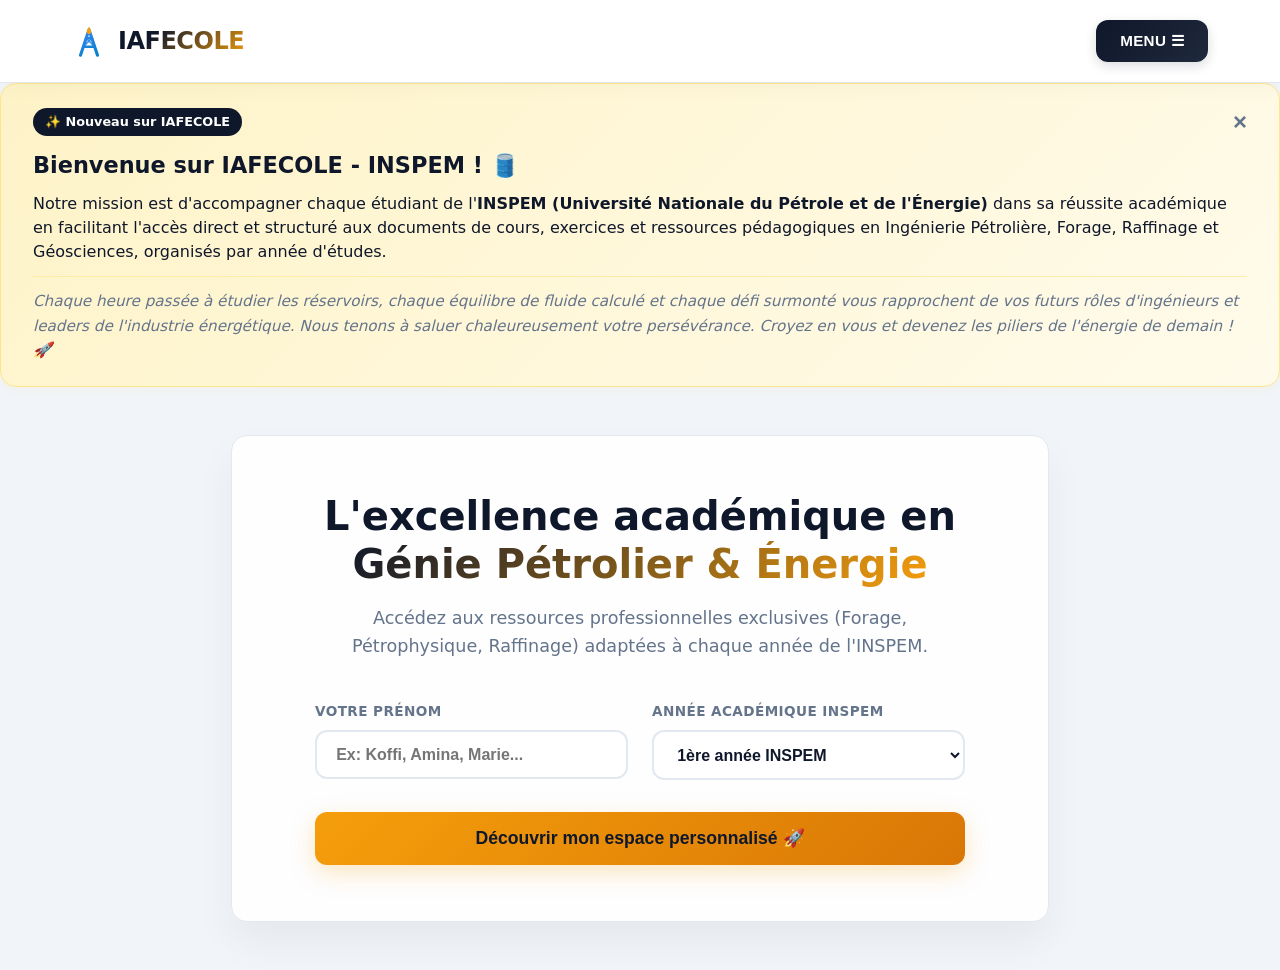
<file: index.html>
<!DOCTYPE html>
<html lang="fr">
<head>
  <meta charset="UTF-8">
  <meta name="viewport" content="width=device-width, initial-scale=1.0">
  <title>IAFECOLE - Plateforme Éducative</title>
  <link rel="stylesheet" href="style.css">
</head>
<body>
  <!-- Overlay de chargement pour éviter les sauts d'affichage de session -->
  <div id="loading-overlay" class="loading-overlay">
    <div class="loading-container">
      <div class="spinner"></div>
      <p>Chargement de votre session...</p>
    </div>
  </div>

  <!-- Barre de navigation dynamique -->
  <header>
    <div class="nav-container">
      <a href="index.html" class="logo">
        <svg class="logo-svg" viewBox="0 0 24 24" fill="none" xmlns="http://www.w3.org/2000/svg">
          <!-- Oil derrick legs -->
          <path d="M6 22L12 4L18 22" stroke="url(#logo-grad-main)" stroke-width="2.2" stroke-linecap="round" stroke-linejoin="round"/>
          <!-- Horizontal girders -->
          <path d="M8 16H16" stroke="url(#logo-grad-main)" stroke-width="1.8" stroke-linecap="round"/>
          <path d="M10 10H14" stroke="url(#logo-grad-main)" stroke-width="1.8" stroke-linecap="round"/>
          <!-- Cross braces -->
          <path d="M8 16L14 10" stroke="url(#logo-grad-main)" stroke-width="1.2" opacity="0.8"/>
          <path d="M16 16L10 10" stroke="url(#logo-grad-main)" stroke-width="1.2" opacity="0.8"/>
          <!-- Oil drop/flame at the top -->
          <path d="M12 2C12 2 13.5 4 13.5 5.5C13.5 6.4 12.8 7.2 12 7.2C11.2 7.2 10.5 6.4 10.5 5.5C10.5 4 12 2 12 2Z" fill="#f59e0b"/>
          <defs>
            <linearGradient id="logo-grad-main" x1="6" y1="4" x2="18" y2="22" gradientUnits="userSpaceOnUse">
              <stop stop-color="#3b82f6"/>
              <stop offset="1" stop-color="#0284c7"/>
            </linearGradient>
          </defs>
        </svg>
        <span class="logo-text">IAFECOLE</span>
      </a>

      <!-- Bouton MENU et son dropdown -->
      <div class="menu-dropdown-wrapper">
        <button id="menu-toggle-btn" class="btn btn-menu">
          <span>MENU ☰</span>
        </button>
        <div id="menu-dropdown-content" class="dropdown-content hidden">
          <div class="dropdown-section">
            <span class="dropdown-section-title">Navigation</span>
            <a href="index.html" class="dropdown-item">Accueil</a>
            <a href="index.html#student-container" id="menu-link-dashboard" class="dropdown-item hidden">Mon Espace</a>
          </div>
          <div class="dropdown-section">
            <span class="dropdown-section-title">Cours INSPEM</span>
            <button id="menu-btn-year1" class="dropdown-item dropdown-btn">1ère année INSPEM</button>
            <button id="menu-btn-year2" class="dropdown-item dropdown-btn">2ème année INSPEM</button>
            <button id="menu-btn-year3" class="dropdown-item dropdown-btn">3ème année INSPEM</button>
          </div>
          <div class="dropdown-section">
            <span class="dropdown-section-title">Info & Support</span>
            <a href="tarifs.html" class="dropdown-item">Tarifs</a>
            <a href="contact.html" class="dropdown-item">Nous contacter</a>
            <a href="apropos.html" class="dropdown-item">À propos</a>
          </div>
          <div class="dropdown-section">
            <span class="dropdown-section-title">Compte</span>
            <div id="menu-user-info" class="menu-user-info">
              <span id="menu-user-email" class="menu-user-email" style="font-weight: 700; color: var(--secondary-color);">Étudiant Invité</span>
            </div>
            <button id="menu-btn-reset-profile" class="dropdown-item dropdown-btn btn-danger-text" style="margin-top: 0.5rem;">Réinitialiser mon profil</button>
          </div>
        </div>
      </div>
    </div>
  </header>

  <!-- Section de contenu principale -->
  <main>
    <!-- Section de bienvenue chaleureuse -->
    <section id="welcome-banner" class="welcome-banner hidden">
      <div class="welcome-content">
        <div class="welcome-header">
          <span class="welcome-badge">✨ Nouveau sur IAFECOLE</span>
          <button id="welcome-close-btn" class="welcome-close-btn" title="Masquer ce message">×</button>
        </div>
        <div class="welcome-body">
          <h3>Bienvenue sur IAFECOLE - INSPEM ! 🛢️</h3>
          <p class="welcome-mission">
            Notre mission est d'accompagner chaque étudiant de l'<strong>INSPEM (Université Nationale du Pétrole et de l'Énergie)</strong> dans sa réussite académique en facilitant l'accès direct et structuré aux documents de cours, exercices et ressources pédagogiques en Ingénierie Pétrolière, Forage, Raffinage et Géosciences, organisés par année d'études.
          </p>
          <div class="welcome-divider"></div>
          <p class="welcome-encouragement">
            Chaque heure passée à étudier les réservoirs, chaque équilibre de fluide calculé et chaque défi surmonté vous rapprochent de vos futurs rôles d'ingénieurs et leaders de l'industrie énergétique. Nous tenons à saluer chaleureusement votre persévérance. Croyez en vous et devenez les piliers de l'énergie de demain ! 🚀
          </p>
        </div>
      </div>
    </section>

    <!-- Message d'alerte pour les retours utilisateurs -->
    <div id="alert-box" class="alert hidden"></div>

    <!-- 1. CONTAINER VISITEUR / ONBOARDING (Sans base de données) -->
    <section id="visitor-container" class="hero">
      <div class="onboarding-card">
        <h1>L'excellence académique en <span>Génie Pétrolier & Énergie</span></h1>
        <p class="hero-subtitle">
          Accédez aux ressources professionnelles exclusives (Forage, Pétrophysique, Raffinage) adaptées à chaque année de l'INSPEM.
        </p>

        <form id="local-onboarding-form" class="onboarding-form">
          <div class="onboarding-row">
            <div class="form-group-custom">
              <label for="student-firstname" class="form-label-custom">Votre Prénom</label>
              <input type="text" id="student-firstname" class="form-input-custom" placeholder="Ex: Koffi, Amina, Marie..." required>
            </div>

            <div class="form-group-custom">
              <label for="student-year-select" class="form-label-custom">Année académique INSPEM</label>
              <select id="student-year-select" class="form-select-custom" required>
                <option value="1ère année INSPEM">1ère année INSPEM</option>
                <option value="2ème année INSPEM">2ème année INSPEM</option>
                <option value="3ème année INSPEM">3ème année INSPEM</option>
              </select>
            </div>
          </div>

          <button type="submit" class="btn btn-onboard">
            <span>Découvrir mon espace personnalisé 🚀</span>
          </button>
        </form>
      </div>
    </section>

    <!-- 2. CONTAINER ETUDIANT (Local State) -->
    <section id="student-container" class="hidden">
      <!-- En-tête du Dashboard étudiant -->
      <div class="dashboard-header-wrapper">
        <div class="dashboard-header">
          <div class="dashboard-title">
            <h2 id="dashboard-welcome-heading">Ravi de vous revoir !</h2>
            <p id="dashboard-welcome-sub">Prêt à exceller et dompter vos cours aujourd'hui ?</p>
          </div>
          <div class="badge-container">
            <span id="user-year-badge" class="user-badge">1ère année INSPEM</span>
            <span id="user-sub-badge" class="subscription-badge">Compte Invité</span>
          </div>
        </div>

        <!-- Moteur de recherche et filtres de cours -->
        <div class="search-filters-bar">
          <div class="search-input-wrapper">
            <span class="search-icon">🔍</span>
            <input type="text" id="course-search-input" placeholder="Rechercher un cours, un concept (Ex: Forage, Gisement, Darcy)..." class="search-field">
          </div>
          <div class="quick-status-filters">
            <button class="filter-btn active" data-filter="all">Tous les cours</button>
            <button class="filter-btn" data-filter="studied">En cours d'étude</button>
          </div>
        </div>
      </div>

      <!-- Section des cours dynamique -->
      <div class="courses-section">
        <div class="section-title-bar">
          <h3>Vos modules d'apprentissage INSPEM</h3>
          <span class="courses-count-label" id="courses-count-text">3 modules disponibles</span>
        </div>

        <div id="courses-list" class="courses-grid">
          <!-- Les cartes de cours seront insérées ici dynamiquement par script.js -->
        </div>
      </div>
    </section>

    <!-- 3. MODAL D'ÉTUDES INTERACTIF -->
    <div id="course-study-modal" class="modal hidden">
      <div class="modal-backdrop"></div>
      <div class="modal-content-wrapper">
        <div class="modal-card">
          <div class="modal-header">
            <div class="modal-header-text">
              <span class="modal-badge-tag" id="modal-course-tag">Module</span>
              <h3 id="modal-course-title">Titre du Cours</h3>
            </div>
            <button class="modal-close-btn" id="close-study-modal-btn">×</button>
          </div>
          <div class="modal-body">
            <div class="modal-split">
              <!-- Côté progression et leçons -->
              <div class="modal-left">
                <h4>📚 Programme & Leçons</h4>
                <p class="modal-sec-text">Cochez vos leçons assimilées pour faire progresser votre score.</p>

                <div class="progress-bar-container">
                  <div class="progress-bar-fill" id="modal-progress-bar"></div>
                  <span class="progress-text" id="modal-progress-text">0% complété</span>
                </div>

                <div class="lessons-checklist" id="modal-lessons-list">
                  <!-- Insérées dynamiquement -->
                </div>
              </div>

              <!-- Côté Quiz interactif -->
              <div class="modal-right">
                <div class="quiz-box">
                  <h4>🧠 Quiz d'Auto-Évaluation</h4>
                  <p class="modal-sec-text" id="quiz-question">Question du quiz...</p>

                  <div class="quiz-options" id="quiz-options-container">
                    <!-- Options de quiz -->
                  </div>

                  <div id="quiz-feedback" class="quiz-feedback hidden"></div>
                </div>

                <div class="document-download-box">
                  <h4>📥 Supports de Cours (PDF / Fiche)</h4>
                  <p class="modal-sec-text">Téléchargez la fiche synthèse récapitulative pour réviser hors-ligne.</p>
                  <button class="btn btn-download-pdf" id="download-pdf-btn">
                    <span>Télécharger le PDF Synthèse</span>
                  </button>
                  <div class="download-progress-container hidden" id="download-progress-container">
                    <div class="download-bar">
                      <div class="download-bar-fill" id="download-bar-fill"></div>
                    </div>
                    <span class="download-percent" id="download-percent-text">Préparation...</span>
                  </div>
                </div>
              </div>
            </div>
          </div>
        </div>
      </div>
    </div>

    <!-- Notification Toast Moderne -->
    <div id="toast-notification" class="toast hidden">
      <span class="toast-icon">✨</span>
      <span class="toast-message" id="toast-msg">Notification</span>
    </div>
  </main>

  <!-- Script principal pour gérer la logique et l'état Supabase Auth -->
  <script src="script.js"></script>
  <!-- Scripts modulaires additionnels -->
  <script src="welcome.js"></script>
  <script src="header.js"></script>

</body>
</html>
</file>
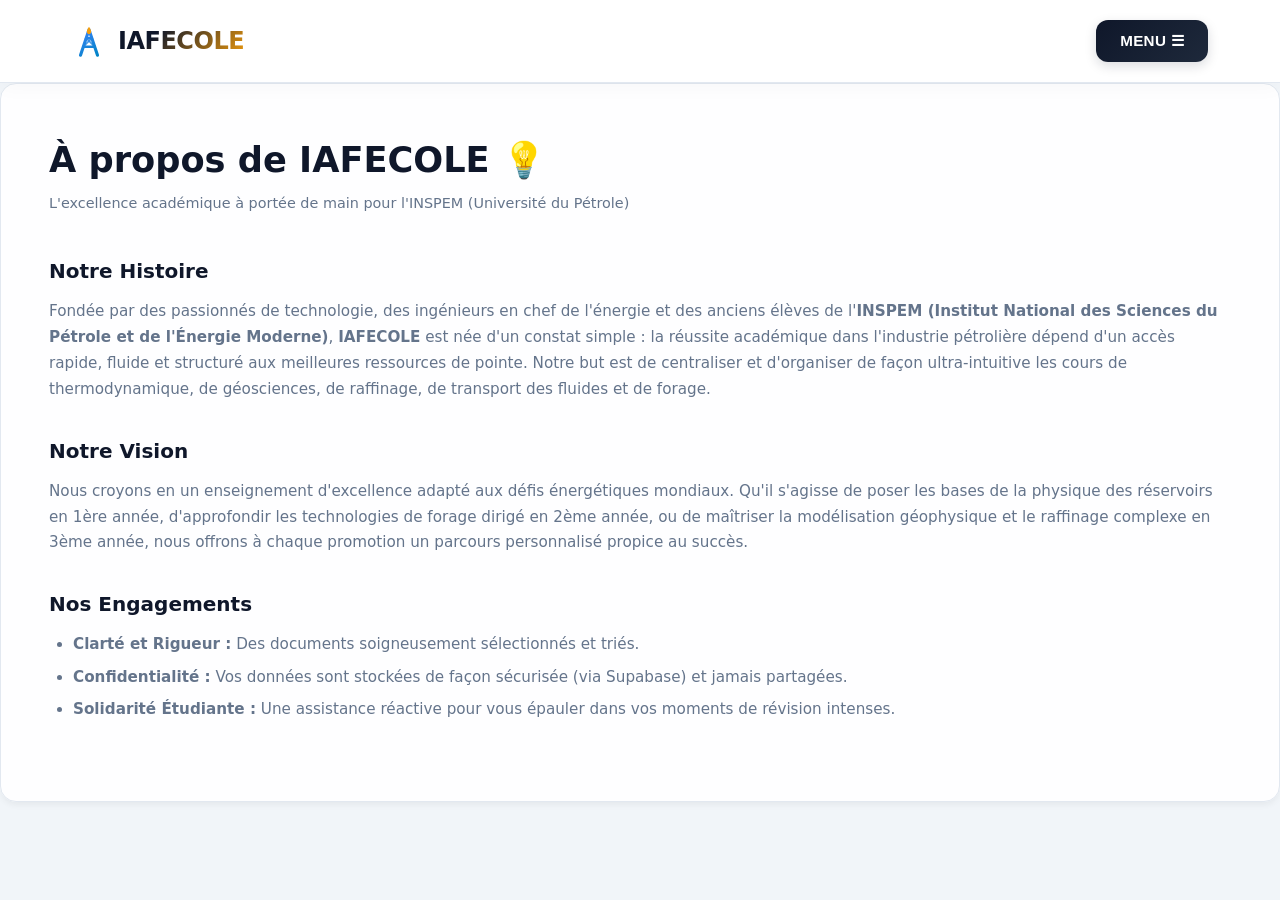
<file: apropos.html>
<!DOCTYPE html>
<html lang="fr">
<head>
  <meta charset="UTF-8">
  <meta name="viewport" content="width=device-width, initial-scale=1.0">
  <title>À propos - IAFECOLE</title>
  <link rel="stylesheet" href="style.css">
</head>
<body>
  <!-- Barre de navigation dynamique -->
  <header>
    <div class="nav-container">
      <a href="index.html" class="logo">
        <svg class="logo-svg" viewBox="0 0 24 24" fill="none" xmlns="http://www.w3.org/2000/svg">
          <!-- Oil derrick legs -->
          <path d="M6 22L12 4L18 22" stroke="url(#logo-grad-apropos)" stroke-width="2.2" stroke-linecap="round" stroke-linejoin="round"/>
          <!-- Horizontal girders -->
          <path d="M8 16H16" stroke="url(#logo-grad-apropos)" stroke-width="1.8" stroke-linecap="round"/>
          <path d="M10 10H14" stroke="url(#logo-grad-apropos)" stroke-width="1.8" stroke-linecap="round"/>
          <!-- Cross braces -->
          <path d="M8 16L14 10" stroke="url(#logo-grad-apropos)" stroke-width="1.2" opacity="0.8"/>
          <path d="M16 16L10 10" stroke="url(#logo-grad-apropos)" stroke-width="1.2" opacity="0.8"/>
          <!-- Oil drop/flame at the top -->
          <path d="M12 2C12 2 13.5 4 13.5 5.5C13.5 6.4 12.8 7.2 12 7.2C11.2 7.2 10.5 6.4 10.5 5.5C10.5 4 12 2 12 2Z" fill="#f59e0b"/>
          <defs>
            <linearGradient id="logo-grad-apropos" x1="6" y1="4" x2="18" y2="22" gradientUnits="userSpaceOnUse">
              <stop stop-color="#3b82f6"/>
              <stop offset="1" stop-color="#0284c7"/>
            </linearGradient>
          </defs>
        </svg>
        <span class="logo-text">IAFECOLE</span>
      </a>

      <!-- Bouton MENU et son dropdown -->
      <div class="menu-dropdown-wrapper">
        <button id="menu-toggle-btn" class="btn btn-menu">
          <span>MENU ☰</span>
        </button>
        <div id="menu-dropdown-content" class="dropdown-content hidden">
          <div class="dropdown-section">
            <span class="dropdown-section-title">Navigation</span>
            <a href="index.html" class="dropdown-item">Accueil</a>
            <a href="index.html#student-container" id="menu-link-dashboard" class="dropdown-item hidden">Mon Espace</a>
          </div>
          <div class="dropdown-section">
            <span class="dropdown-section-title">Cours INSPEM</span>
            <button id="menu-btn-year1" class="dropdown-item dropdown-btn">1ère année INSPEM</button>
            <button id="menu-btn-year2" class="dropdown-item dropdown-btn">2ème année INSPEM</button>
            <button id="menu-btn-year3" class="dropdown-item dropdown-btn">3ème année INSPEM</button>
          </div>
          <div class="dropdown-section">
            <span class="dropdown-section-title">Info & Support</span>
            <a href="tarifs.html" class="dropdown-item">Tarifs</a>
            <a href="contact.html" class="dropdown-item">Nous contacter</a>
            <a href="apropos.html" class="dropdown-item active">À propos</a>
          </div>
          <div class="dropdown-section">
            <span class="dropdown-section-title">Compte</span>
            <div id="menu-user-info" class="menu-user-info">
              <span id="menu-user-email" class="menu-user-email" style="font-weight: 700; color: var(--secondary-color);">Étudiant Invité</span>
            </div>
            <button id="menu-btn-reset-profile" class="dropdown-item dropdown-btn btn-danger-text" style="margin-top: 0.5rem;">Réinitialiser mon profil</button>
          </div>
        </div>
      </div>
    </div>
  </header>

  <main class="about-container">
    <div class="legal-card">
      <h2>À propos de IAFECOLE 💡</h2>
      <p class="last-updated">L'excellence académique à portée de main pour l'INSPEM (Université du Pétrole)</p>

      <section class="legal-section">
        <h3>Notre Histoire</h3>
        <p>
          Fondée par des passionnés de technologie, des ingénieurs en chef de l'énergie et des anciens élèves de l'<strong>INSPEM (Institut National des Sciences du Pétrole et de l'Énergie Moderne)</strong>, <strong>IAFECOLE</strong> est née d'un constat simple : la réussite académique dans l'industrie pétrolière dépend d'un accès rapide, fluide et structuré aux meilleures ressources de pointe. Notre but est de centraliser et d'organiser de façon ultra-intuitive les cours de thermodynamique, de géosciences, de raffinage, de transport des fluides et de forage.
        </p>
      </section>

      <section class="legal-section">
        <h3>Notre Vision</h3>
        <p>
          Nous croyons en un enseignement d'excellence adapté aux défis énergétiques mondiaux. Qu'il s'agisse de poser les bases de la physique des réservoirs en 1ère année, d'approfondir les technologies de forage dirigé en 2ème année, ou de maîtriser la modélisation géophysique et le raffinage complexe en 3ème année, nous offrons à chaque promotion un parcours personnalisé propice au succès.
        </p>
      </section>

      <section class="legal-section">
        <h3>Nos Engagements</h3>
        <ul>
          <li><strong>Clarté et Rigueur :</strong> Des documents soigneusement sélectionnés et triés.</li>
          <li><strong>Confidentialité :</strong> Vos données sont stockées de façon sécurisée (via Supabase) et jamais partagées.</li>
          <li><strong>Solidarité Étudiante :</strong> Une assistance réactive pour vous épauler dans vos moments de révision intenses.</li>
        </ul>
      </section>
    </div>
  </main>

  <script src="script.js"></script>
  <script src="header.js"></script>
</body>
</html>
</file>
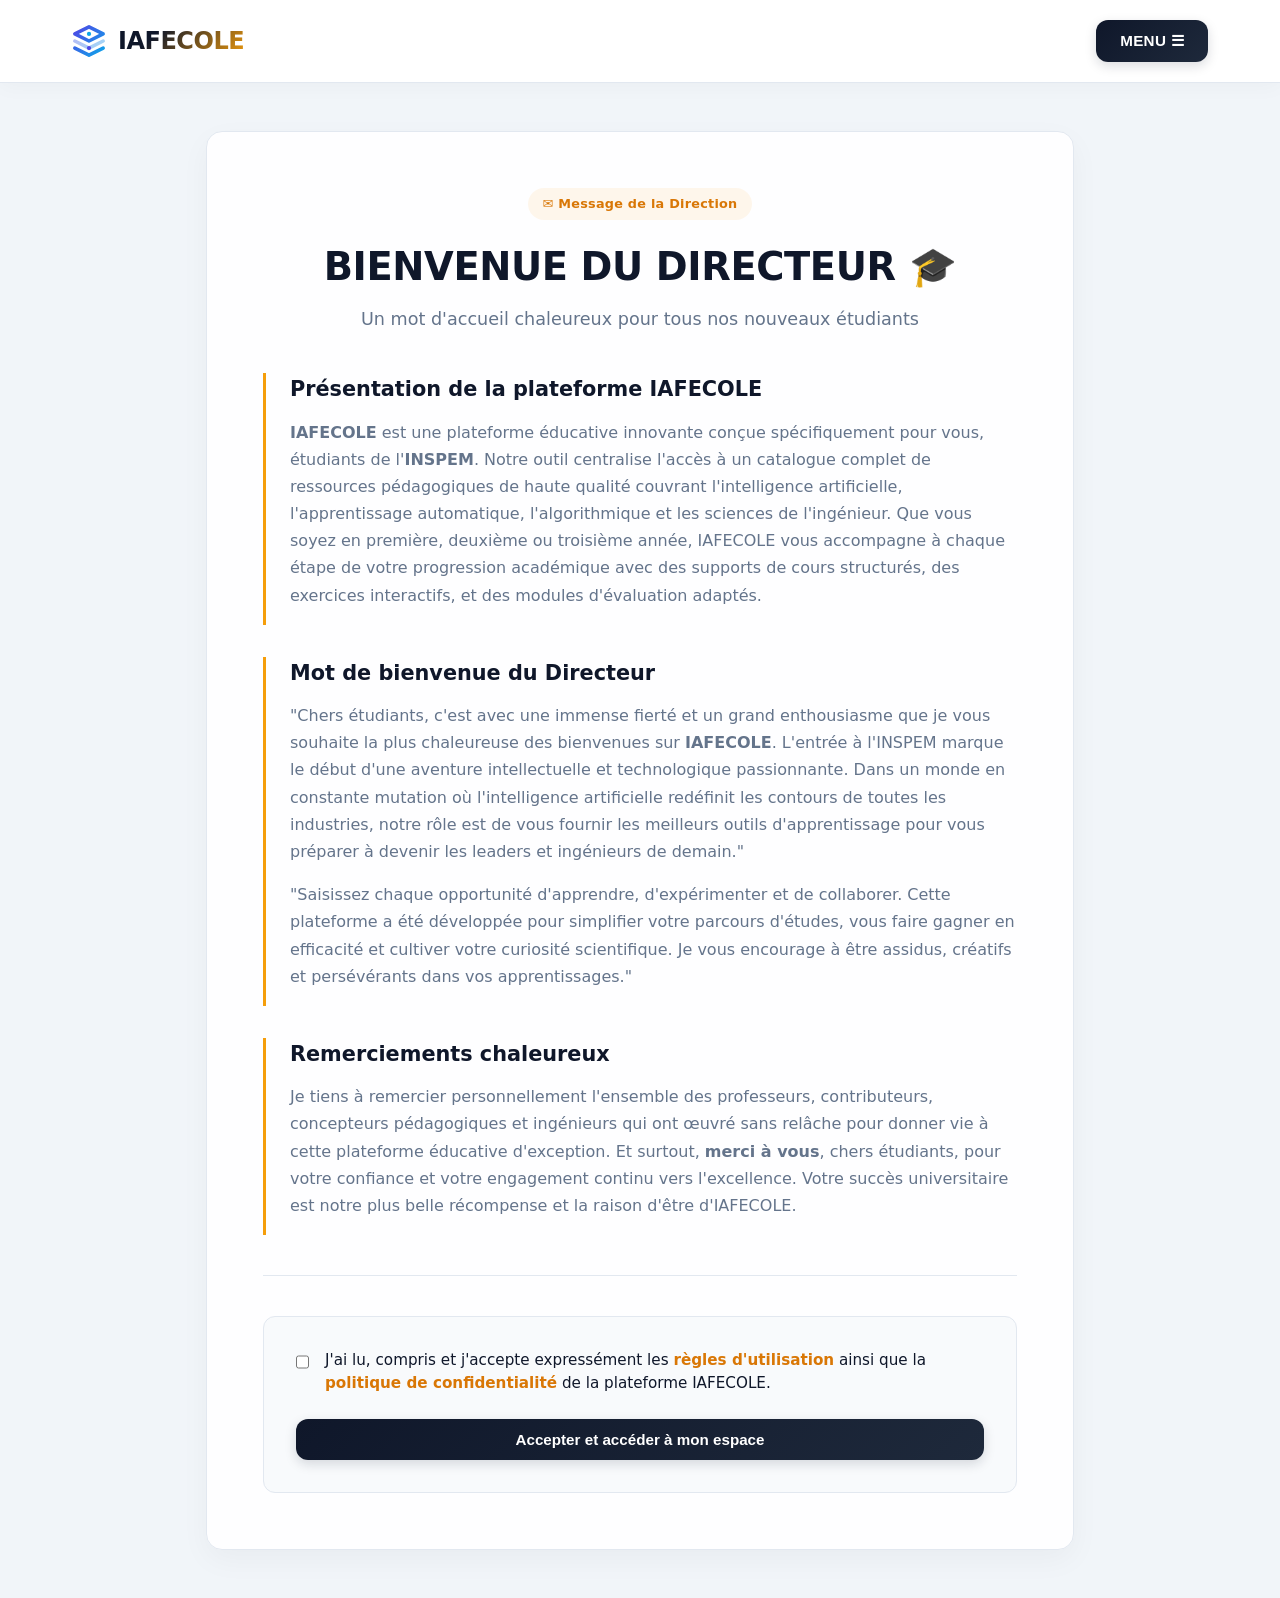
<file: bienvenue_directeur.html>
<!DOCTYPE html>
<html lang="fr">
<head>
  <meta charset="UTF-8">
  <meta name="viewport" content="width=device-width, initial-scale=1.0">
  <title>Bienvenue du Directeur - IAFECOLE</title>
  <link rel="stylesheet" href="style.css">
</head>
<body>
  <!-- Barre de navigation dynamique -->
  <header>
    <div class="nav-container">
      <a href="index.html" class="logo">
        <svg class="logo-svg" viewBox="0 0 24 24" fill="none" xmlns="http://www.w3.org/2000/svg">
          <path d="M12 2L2 7L12 12L22 7L12 2Z" stroke="url(#logo-grad-welcome)" stroke-width="2.5" stroke-linecap="round" stroke-linejoin="round"/>
          <path d="M2 17L12 22L22 17" stroke="url(#logo-grad-welcome)" stroke-width="2.5" stroke-linecap="round" stroke-linejoin="round"/>
          <path d="M2 12L12 17L22 12" stroke="url(#logo-grad-welcome)" stroke-width="2.5" stroke-linecap="round" stroke-linejoin="round" opacity="0.4"/>
          <circle cx="12" cy="7" r="1.5" fill="#0ea5e9"/>
          <circle cx="12" cy="17" r="1.5" fill="#4f46e5"/>
          <defs>
            <linearGradient id="logo-grad-welcome" x1="2" y1="2" x2="22" y2="22" gradientUnits="userSpaceOnUse">
              <stop stop-color="#4f46e5"/>
              <stop offset="1" stop-color="#0ea5e9"/>
            </linearGradient>
          </defs>
        </svg>
        <span class="logo-text">IAFECOLE</span>
      </a>

      <!-- Bouton MENU et son dropdown -->
      <div class="menu-dropdown-wrapper">
        <button id="menu-toggle-btn" class="btn btn-menu">
          <span>MENU ☰</span>
        </button>
        <div id="menu-dropdown-content" class="dropdown-content hidden">
          <div class="dropdown-section">
            <span class="dropdown-section-title">Navigation</span>
            <a href="index.html" class="dropdown-item">Accueil</a>
            <a href="index.html#student-container" id="menu-link-dashboard" class="dropdown-item hidden">Mon Espace</a>
          </div>
          <div class="dropdown-section">
            <span class="dropdown-section-title">Cours INSPEM</span>
            <button id="menu-btn-year1" class="dropdown-item dropdown-btn">1ère année INSPEM</button>
            <button id="menu-btn-year2" class="dropdown-item dropdown-btn">2ème année INSPEM</button>
            <button id="menu-btn-year3" class="dropdown-item dropdown-btn">3ème année INSPEM</button>
          </div>
          <div class="dropdown-section">
            <span class="dropdown-section-title">Info & Support</span>
            <a href="tarifs.html" class="dropdown-item">Tarifs</a>
            <a href="contact.html" class="dropdown-item">Nous contacter</a>
            <a href="apropos.html" class="dropdown-item">À propos</a>
          </div>
          <div class="dropdown-section">
            <span class="dropdown-section-title">Compte</span>
            <div id="menu-user-info" class="menu-user-info">
              <span id="menu-user-email" class="menu-user-email" style="font-weight: 700; color: var(--secondary-color);">Étudiant Invité</span>
            </div>
            <button id="menu-btn-reset-profile" class="dropdown-item dropdown-btn btn-danger-text" style="margin-top: 0.5rem;">Réinitialiser mon profil</button>
          </div>
        </div>
      </div>
    </div>
  </header>

  <main class="welcome-director-container">
    <div class="director-card">
      <div class="director-header">
        <div class="director-badge">✉️ Message de la Direction</div>
        <h2>BIENVENUE DU DIRECTEUR 🎓</h2>
        <p class="director-subtitle">Un mot d'accueil chaleureux pour tous nos nouveaux étudiants</p>
      </div>

      <div class="director-content">
        <section class="director-section">
          <h3>Présentation de la plateforme IAFECOLE</h3>
          <p>
            <strong>IAFECOLE</strong> est une plateforme éducative innovante conçue spécifiquement pour vous, étudiants de l'<strong>INSPEM</strong>. Notre outil centralise l'accès à un catalogue complet de ressources pédagogiques de haute qualité couvrant l'intelligence artificielle, l'apprentissage automatique, l'algorithmique et les sciences de l'ingénieur. Que vous soyez en première, deuxième ou troisième année, IAFECOLE vous accompagne à chaque étape de votre progression académique avec des supports de cours structurés, des exercices interactifs, et des modules d'évaluation adaptés.
          </p>
        </section>

        <section class="director-section">
          <h3>Mot de bienvenue du Directeur</h3>
          <p>
            "Chers étudiants, c'est avec une immense fierté et un grand enthousiasme que je vous souhaite la plus chaleureuse des bienvenues sur <strong>IAFECOLE</strong>. L'entrée à l'INSPEM marque le début d'une aventure intellectuelle et technologique passionnante. Dans un monde en constante mutation où l'intelligence artificielle redéfinit les contours de toutes les industries, notre rôle est de vous fournir les meilleurs outils d'apprentissage pour vous préparer à devenir les leaders et ingénieurs de demain."
          </p>
          <p>
            "Saisissez chaque opportunité d'apprendre, d'expérimenter et de collaborer. Cette plateforme a été développée pour simplifier votre parcours d'études, vous faire gagner en efficacité et cultiver votre curiosité scientifique. Je vous encourage à être assidus, créatifs et persévérants dans vos apprentissages."
          </p>
        </section>

        <section class="director-section">
          <h3>Remerciements chaleureux</h3>
          <p>
            Je tiens à remercier personnellement l'ensemble des professeurs, contributeurs, concepteurs pédagogiques et ingénieurs qui ont œuvré sans relâche pour donner vie à cette plateforme éducative d'exception. Et surtout, <strong>merci à vous</strong>, chers étudiants, pour votre confiance et votre engagement continu vers l'excellence. Votre succès universitaire est notre plus belle récompense et la raison d'être d'IAFECOLE.
          </p>
        </section>
      </div>

      <div class="director-divider"></div>

      <!-- Acceptation des règles et politique de confidentialité -->
      <form id="rules-agreement-form" class="rules-form">
        <div class="checkbox-wrapper">
          <input type="checkbox" id="accept-rules" class="rules-checkbox" required>
          <label for="accept-rules" class="rules-label">
            J'ai lu, compris et j'accepte expressément les <a href="confidentialite.html" target="_blank" class="accent-link">règles d'utilisation</a> ainsi que la <a href="confidentialite.html" target="_blank" class="accent-link">politique de confidentialité</a> de la plateforme IAFECOLE.
          </label>
        </div>

        <button type="submit" id="btn-enter-dashboard" class="btn btn-primary full-width mt-4" disabled>
          Accepter et accéder à mon espace
        </button>
      </form>
    </div>
  </main>

  <script src="script.js"></script>
  <script src="header.js"></script>
  <script>
    document.addEventListener('DOMContentLoaded', () => {
      const acceptCheckbox = document.getElementById('accept-rules');
      const enterBtn = document.getElementById('btn-enter-dashboard');
      const agreementForm = document.getElementById('rules-agreement-form');

      if (acceptCheckbox && enterBtn) {
        acceptCheckbox.addEventListener('change', () => {
          enterBtn.disabled = !acceptCheckbox.checked;
        });
      }

      if (agreementForm) {
        agreementForm.addEventListener('submit', (e) => {
          e.preventDefault();
          if (acceptCheckbox.checked) {
            // Enregistrer l'acceptation
            localStorage.setItem('iafecole_rules_accepted', 'true');
            window.location.href = 'index.html';
          }
        });
      }
    });
  </script>
</body>
</html>
</file>
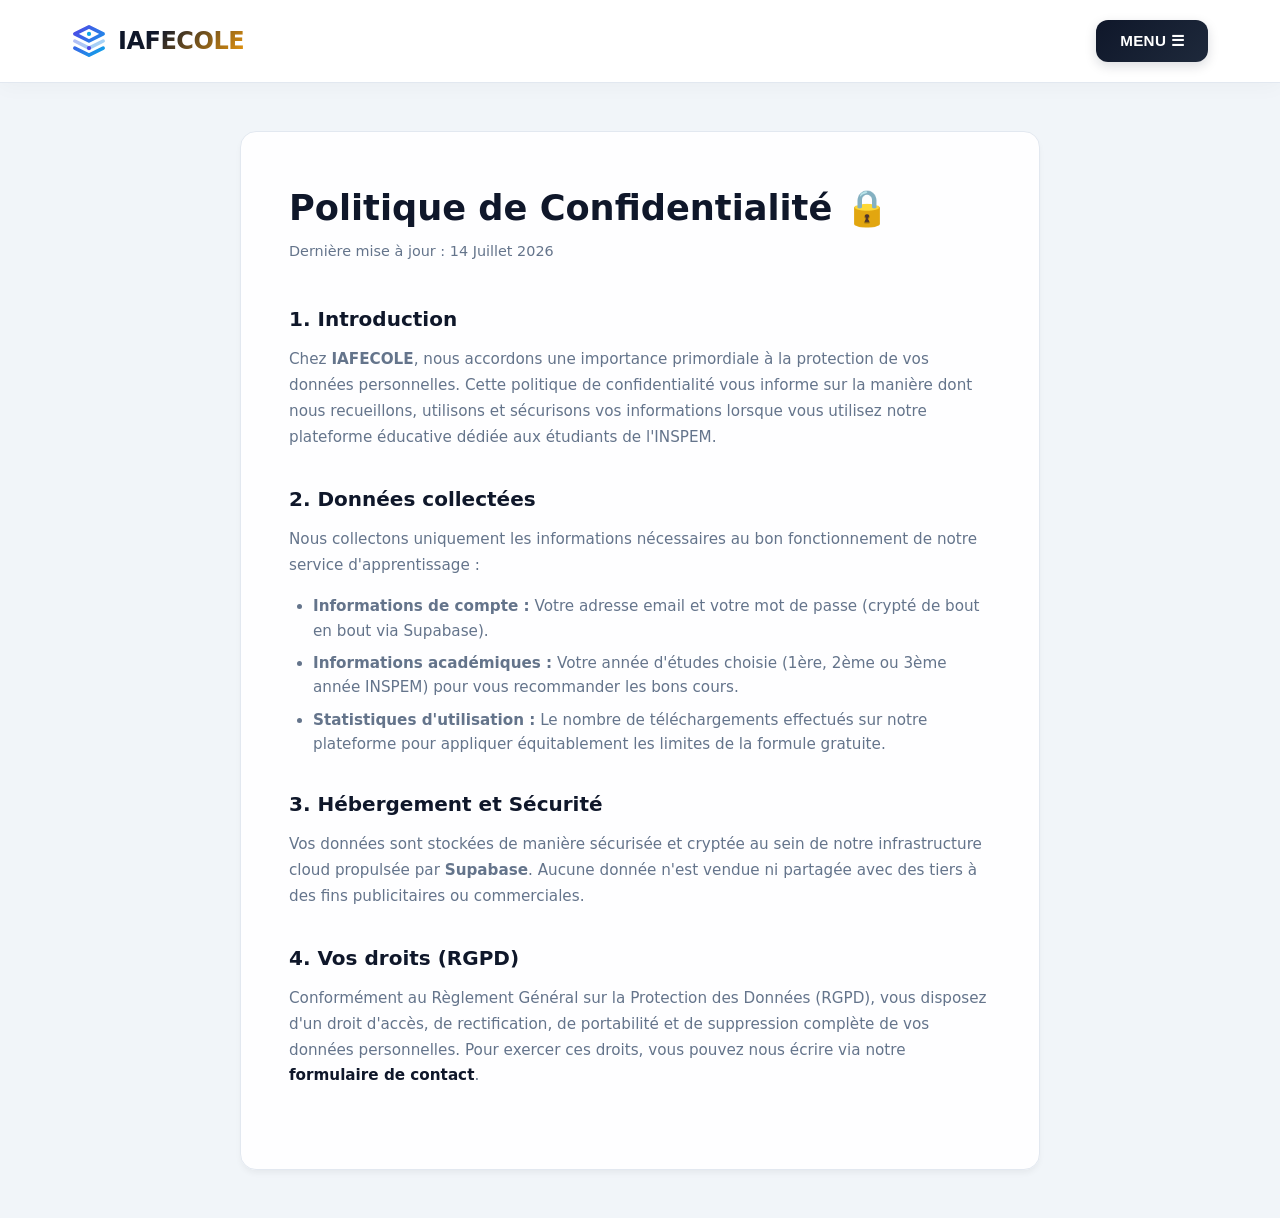
<file: confidentialite.html>
<!DOCTYPE html>
<html lang="fr">
<head>
  <meta charset="UTF-8">
  <meta name="viewport" content="width=device-width, initial-scale=1.0">
  <title>Politique de Confidentialité - IAFECOLE</title>
  <link rel="stylesheet" href="style.css">
</head>
<body>
  <!-- Barre de navigation dynamique -->
  <header>
    <div class="nav-container">
      <a href="index.html" class="logo">
        <svg class="logo-svg" viewBox="0 0 24 24" fill="none" xmlns="http://www.w3.org/2000/svg">
          <path d="M12 2L2 7L12 12L22 7L12 2Z" stroke="url(#logo-grad-privacy)" stroke-width="2.5" stroke-linecap="round" stroke-linejoin="round"/>
          <path d="M2 17L12 22L22 17" stroke="url(#logo-grad-privacy)" stroke-width="2.5" stroke-linecap="round" stroke-linejoin="round"/>
          <path d="M2 12L12 17L22 12" stroke="url(#logo-grad-privacy)" stroke-width="2.5" stroke-linecap="round" stroke-linejoin="round" opacity="0.4"/>
          <circle cx="12" cy="7" r="1.5" fill="#0ea5e9"/>
          <circle cx="12" cy="17" r="1.5" fill="#4f46e5"/>
          <defs>
            <linearGradient id="logo-grad-privacy" x1="2" y1="2" x2="22" y2="22" gradientUnits="userSpaceOnUse">
              <stop stop-color="#4f46e5"/>
              <stop offset="1" stop-color="#0ea5e9"/>
            </linearGradient>
          </defs>
        </svg>
        <span class="logo-text">IAFECOLE</span>
      </a>

      <!-- Bouton MENU et son dropdown -->
      <div class="menu-dropdown-wrapper">
        <button id="menu-toggle-btn" class="btn btn-menu">
          <span>MENU ☰</span>
        </button>
        <div id="menu-dropdown-content" class="dropdown-content hidden">
          <div class="dropdown-section">
            <span class="dropdown-section-title">Navigation</span>
            <a href="index.html" class="dropdown-item">Accueil</a>
            <a href="index.html#student-container" id="menu-link-dashboard" class="dropdown-item hidden">Mon Espace</a>
          </div>
          <div class="dropdown-section">
            <span class="dropdown-section-title">Cours INSPEM</span>
            <button id="menu-btn-year1" class="dropdown-item dropdown-btn">1ère année INSPEM</button>
            <button id="menu-btn-year2" class="dropdown-item dropdown-btn">2ème année INSPEM</button>
            <button id="menu-btn-year3" class="dropdown-item dropdown-btn">3ème année INSPEM</button>
          </div>
          <div class="dropdown-section">
            <span class="dropdown-section-title">Info & Support</span>
            <a href="tarifs.html" class="dropdown-item">Tarifs</a>
            <a href="contact.html" class="dropdown-item">Nous contacter</a>
            <a href="apropos.html" class="dropdown-item">À propos</a>
          </div>
          <div class="dropdown-section">
            <span class="dropdown-section-title">Compte</span>
            <div id="menu-user-info" class="menu-user-info">
              <span id="menu-user-email" class="menu-user-email" style="font-weight: 700; color: var(--secondary-color);">Étudiant Invité</span>
            </div>
            <button id="menu-btn-reset-profile" class="dropdown-item dropdown-btn btn-danger-text" style="margin-top: 0.5rem;">Réinitialiser mon profil</button>
          </div>
        </div>
      </div>
    </div>
  </header>

  <main class="privacy-container">
    <div class="legal-card">
      <h2>Politique de Confidentialité 🔒</h2>
      <p class="last-updated">Dernière mise à jour : 14 Juillet 2026</p>

      <section class="legal-section">
        <h3>1. Introduction</h3>
        <p>
          Chez <strong>IAFECOLE</strong>, nous accordons une importance primordiale à la protection de vos données personnelles. Cette politique de confidentialité vous informe sur la manière dont nous recueillons, utilisons et sécurisons vos informations lorsque vous utilisez notre plateforme éducative dédiée aux étudiants de l'INSPEM.
        </p>
      </section>

      <section class="legal-section">
        <h3>2. Données collectées</h3>
        <p>Nous collectons uniquement les informations nécessaires au bon fonctionnement de notre service d'apprentissage :</p>
        <ul>
          <li><strong>Informations de compte :</strong> Votre adresse email et votre mot de passe (crypté de bout en bout via Supabase).</li>
          <li><strong>Informations académiques :</strong> Votre année d'études choisie (1ère, 2ème ou 3ème année INSPEM) pour vous recommander les bons cours.</li>
          <li><strong>Statistiques d'utilisation :</strong> Le nombre de téléchargements effectués sur notre plateforme pour appliquer équitablement les limites de la formule gratuite.</li>
        </ul>
      </section>

      <section class="legal-section">
        <h3>3. Hébergement et Sécurité</h3>
        <p>
          Vos données sont stockées de manière sécurisée et cryptée au sein de notre infrastructure cloud propulsée par <strong>Supabase</strong>. Aucune donnée n'est vendue ni partagée avec des tiers à des fins publicitaires ou commerciales.
        </p>
      </section>

      <section class="legal-section">
        <h3>4. Vos droits (RGPD)</h3>
        <p>
          Conformément au Règlement Général sur la Protection des Données (RGPD), vous disposez d'un droit d'accès, de rectification, de portabilité et de suppression complète de vos données personnelles. Pour exercer ces droits, vous pouvez nous écrire via notre <a href="contact.html">formulaire de contact</a>.
        </p>
      </section>
    </div>
  </main>

  <script src="script.js"></script>
  <script src="header.js"></script>
</body>
</html>
</file>
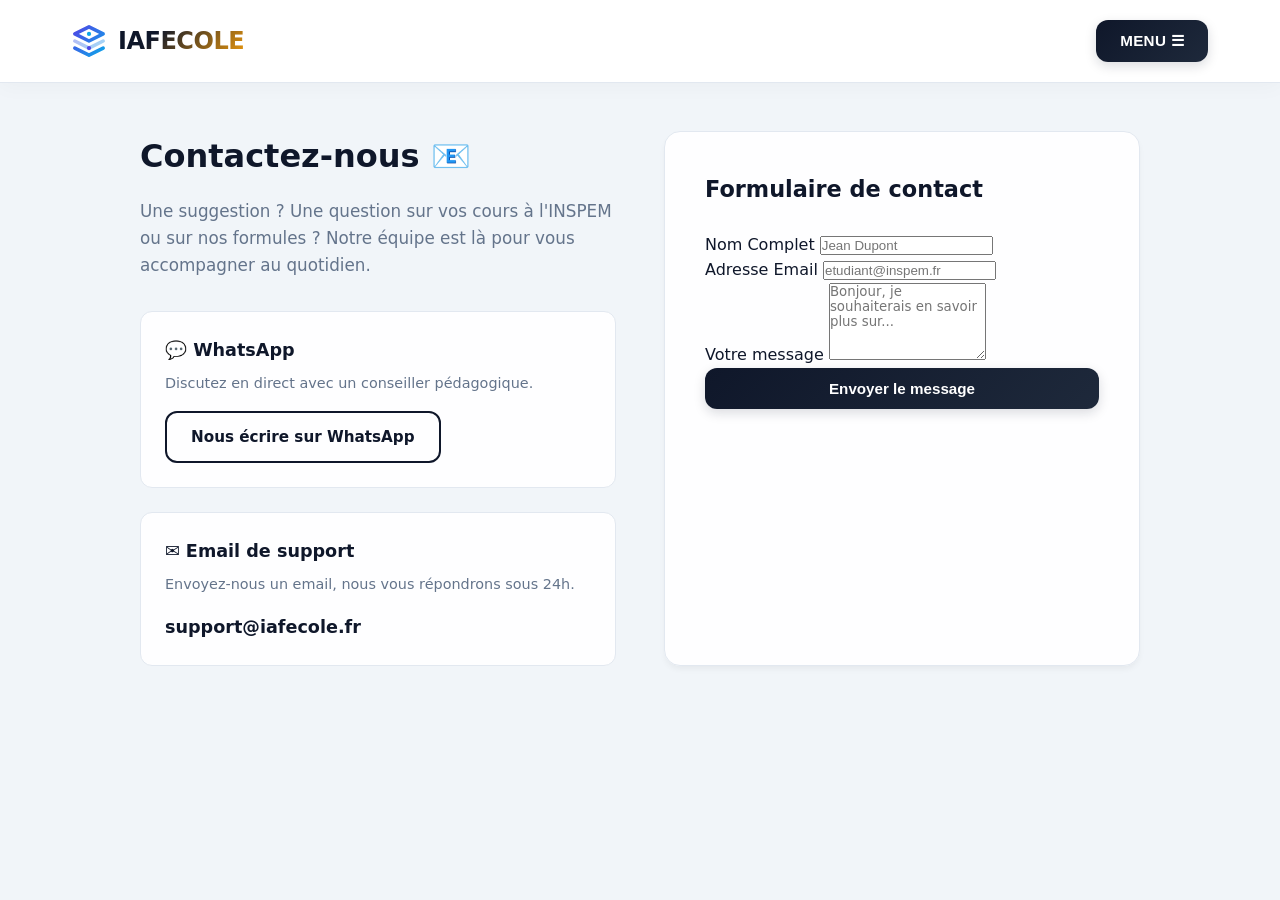
<file: contact.html>
<!DOCTYPE html>
<html lang="fr">
<head>
  <meta charset="UTF-8">
  <meta name="viewport" content="width=device-width, initial-scale=1.0">
  <title>Contact - IAFECOLE</title>
  <link rel="stylesheet" href="style.css">
</head>
<body>
  <!-- Barre de navigation dynamique -->
  <header>
    <div class="nav-container">
      <a href="index.html" class="logo">
        <svg class="logo-svg" viewBox="0 0 24 24" fill="none" xmlns="http://www.w3.org/2000/svg">
          <path d="M12 2L2 7L12 12L22 7L12 2Z" stroke="url(#logo-grad-contact)" stroke-width="2.5" stroke-linecap="round" stroke-linejoin="round"/>
          <path d="M2 17L12 22L22 17" stroke="url(#logo-grad-contact)" stroke-width="2.5" stroke-linecap="round" stroke-linejoin="round"/>
          <path d="M2 12L12 17L22 12" stroke="url(#logo-grad-contact)" stroke-width="2.5" stroke-linecap="round" stroke-linejoin="round" opacity="0.4"/>
          <circle cx="12" cy="7" r="1.5" fill="#0ea5e9"/>
          <circle cx="12" cy="17" r="1.5" fill="#4f46e5"/>
          <defs>
            <linearGradient id="logo-grad-contact" x1="2" y1="2" x2="22" y2="22" gradientUnits="userSpaceOnUse">
              <stop stop-color="#4f46e5"/>
              <stop offset="1" stop-color="#0ea5e9"/>
            </linearGradient>
          </defs>
        </svg>
        <span class="logo-text">IAFECOLE</span>
      </a>

      <!-- Bouton MENU et son dropdown -->
      <div class="menu-dropdown-wrapper">
        <button id="menu-toggle-btn" class="btn btn-menu">
          <span>MENU ☰</span>
        </button>
        <div id="menu-dropdown-content" class="dropdown-content hidden">
          <div class="dropdown-section">
            <span class="dropdown-section-title">Navigation</span>
            <a href="index.html" class="dropdown-item">Accueil</a>
            <a href="index.html#student-container" id="menu-link-dashboard" class="dropdown-item hidden">Mon Espace</a>
          </div>
          <div class="dropdown-section">
            <span class="dropdown-section-title">Cours INSPEM</span>
            <button id="menu-btn-year1" class="dropdown-item dropdown-btn">1ère année INSPEM</button>
            <button id="menu-btn-year2" class="dropdown-item dropdown-btn">2ème année INSPEM</button>
            <button id="menu-btn-year3" class="dropdown-item dropdown-btn">3ème année INSPEM</button>
          </div>
          <div class="dropdown-section">
            <span class="dropdown-section-title">Info & Support</span>
            <a href="tarifs.html" class="dropdown-item">Tarifs</a>
            <a href="contact.html" class="dropdown-item">Nous contacter</a>
            <a href="apropos.html" class="dropdown-item">À propos</a>
          </div>
          <div class="dropdown-section">
            <span class="dropdown-section-title">Compte</span>
            <div id="menu-user-info" class="menu-user-info">
              <span id="menu-user-email" class="menu-user-email" style="font-weight: 700; color: var(--secondary-color);">Étudiant Invité</span>
            </div>
            <button id="menu-btn-reset-profile" class="dropdown-item dropdown-btn btn-danger-text" style="margin-top: 0.5rem;">Réinitialiser mon profil</button>
          </div>
        </div>
      </div>
    </div>
  </header>

  <main class="contact-container">
    <div class="contact-grid">
      <div class="contact-info">
        <h2>Contactez-nous 📧</h2>
        <p class="contact-desc">
          Une suggestion ? Une question sur vos cours à l'INSPEM ou sur nos formules ? Notre équipe est là pour vous accompagner au quotidien.
        </p>

        <div class="contact-methods">
          <div class="contact-method-card">
            <h4>💬 WhatsApp</h4>
            <p>Discutez en direct avec un conseiller pédagogique.</p>
            <a href="https://wa.me/33600000000" target="_blank" class="btn btn-outline btn-sm">Nous écrire sur WhatsApp</a>
          </div>

          <div class="contact-method-card">
            <h4>✉️ Email de support</h4>
            <p>Envoyez-nous un email, nous vous répondrons sous 24h.</p>
            <a href="mailto:support@iafecole.fr" class="contact-email">support@iafecole.fr</a>
          </div>
        </div>
      </div>

      <div class="contact-form-card">
        <h3>Formulaire de contact</h3>
        <form id="contact-form" onsubmit="event.preventDefault(); alert('Votre message a bien été envoyé ! Nous vous répondrons dans les plus brefs délais.'); this.reset();">
          <div class="form-group">
            <label for="contact-name" class="form-label">Nom Complet</label>
            <input type="text" id="contact-name" class="form-input" placeholder="Jean Dupont" required>
          </div>
          <div class="form-group">
            <label for="contact-email" class="form-label">Adresse Email</label>
            <input type="email" id="contact-email" class="form-input" placeholder="etudiant@inspem.fr" required>
          </div>
          <div class="form-group">
            <label for="contact-message" class="form-label">Votre message</label>
            <textarea id="contact-message" class="form-input" rows="5" placeholder="Bonjour, je souhaiterais en savoir plus sur..." style="resize: vertical; font-family: inherit;" required></textarea>
          </div>
          <button type="submit" class="btn btn-primary full-width">Envoyer le message</button>
        </form>
      </div>
    </div>
  </main>

  <script src="script.js"></script>
  <script src="header.js"></script>
</body>
</html>
</file>
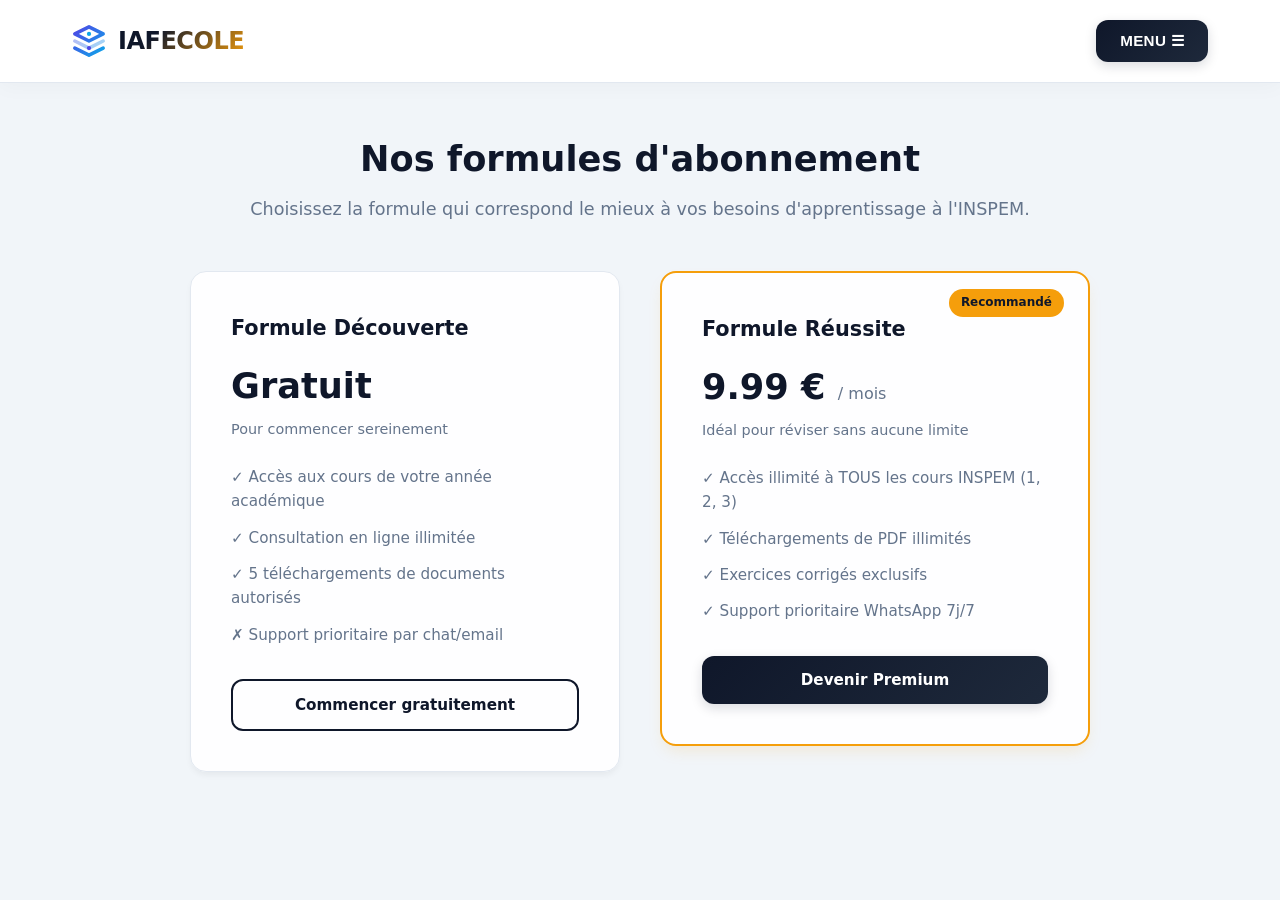
<file: tarifs.html>
<!DOCTYPE html>
<html lang="fr">
<head>
  <meta charset="UTF-8">
  <meta name="viewport" content="width=device-width, initial-scale=1.0">
  <title>Tarifs - IAFECOLE</title>
  <link rel="stylesheet" href="style.css">
</head>
<body>
  <!-- Barre de navigation dynamique -->
  <header>
    <div class="nav-container">
      <a href="index.html" class="logo">
        <svg class="logo-svg" viewBox="0 0 24 24" fill="none" xmlns="http://www.w3.org/2000/svg">
          <path d="M12 2L2 7L12 12L22 7L12 2Z" stroke="url(#logo-grad-tarifs)" stroke-width="2.5" stroke-linecap="round" stroke-linejoin="round"/>
          <path d="M2 17L12 22L22 17" stroke="url(#logo-grad-tarifs)" stroke-width="2.5" stroke-linecap="round" stroke-linejoin="round"/>
          <path d="M2 12L12 17L22 12" stroke="url(#logo-grad-tarifs)" stroke-width="2.5" stroke-linecap="round" stroke-linejoin="round" opacity="0.4"/>
          <circle cx="12" cy="7" r="1.5" fill="#0ea5e9"/>
          <circle cx="12" cy="17" r="1.5" fill="#4f46e5"/>
          <defs>
            <linearGradient id="logo-grad-tarifs" x1="2" y1="2" x2="22" y2="22" gradientUnits="userSpaceOnUse">
              <stop stop-color="#4f46e5"/>
              <stop offset="1" stop-color="#0ea5e9"/>
            </linearGradient>
          </defs>
        </svg>
        <span class="logo-text">IAFECOLE</span>
      </a>

      <!-- Bouton MENU et son dropdown -->
      <div class="menu-dropdown-wrapper">
        <button id="menu-toggle-btn" class="btn btn-menu">
          <span>MENU ☰</span>
        </button>
        <div id="menu-dropdown-content" class="dropdown-content hidden">
          <div class="dropdown-section">
            <span class="dropdown-section-title">Navigation</span>
            <a href="index.html" class="dropdown-item">Accueil</a>
            <a href="index.html#student-container" id="menu-link-dashboard" class="dropdown-item hidden">Mon Espace</a>
          </div>
          <div class="dropdown-section">
            <span class="dropdown-section-title">Cours INSPEM</span>
            <button id="menu-btn-year1" class="dropdown-item dropdown-btn">1ère année INSPEM</button>
            <button id="menu-btn-year2" class="dropdown-item dropdown-btn">2ème année INSPEM</button>
            <button id="menu-btn-year3" class="dropdown-item dropdown-btn">3ème année INSPEM</button>
          </div>
          <div class="dropdown-section">
            <span class="dropdown-section-title">Info & Support</span>
            <a href="tarifs.html" class="dropdown-item">Tarifs</a>
            <a href="contact.html" class="dropdown-item">Nous contacter</a>
            <a href="apropos.html" class="dropdown-item">À propos</a>
          </div>
          <div class="dropdown-section">
            <span class="dropdown-section-title">Compte</span>
            <div id="menu-user-info" class="menu-user-info">
              <span id="menu-user-email" class="menu-user-email" style="font-weight: 700; color: var(--secondary-color);">Étudiant Invité</span>
            </div>
            <button id="menu-btn-reset-profile" class="dropdown-item dropdown-btn btn-danger-text" style="margin-top: 0.5rem;">Réinitialiser mon profil</button>
          </div>
        </div>
      </div>
    </div>
  </header>

  <main class="pricing-container">
    <div class="pricing-header">
      <h2>Nos formules d'abonnement</h2>
      <p>Choisissez la formule qui correspond le mieux à vos besoins d'apprentissage à l'INSPEM.</p>
    </div>

    <div class="pricing-grid">
      <!-- Plan Gratuit -->
      <div class="pricing-card">
        <div class="pricing-card-header">
          <h3>Formule Découverte</h3>
          <span class="price">Gratuit</span>
          <p class="price-desc">Pour commencer sereinement</p>
        </div>
        <ul class="pricing-features">
          <li>✓ Accès aux cours de votre année académique</li>
          <li>✓ Consultation en ligne illimitée</li>
          <li>✓ 5 téléchargements de documents autorisés</li>
          <li>✗ Support prioritaire par chat/email</li>
        </ul>
        <div class="pricing-card-footer">
          <a href="signup.html" class="btn btn-outline full-width">Commencer gratuitement</a>
        </div>
      </div>

      <!-- Plan Premium -->
      <div class="pricing-card premium">
        <div class="pricing-badge">Recommandé</div>
        <div class="pricing-card-header">
          <h3>Formule Réussite</h3>
          <span class="price">9.99 € <small>/ mois</small></span>
          <p class="price-desc">Idéal pour réviser sans aucune limite</p>
        </div>
        <ul class="pricing-features">
          <li>✓ Accès illimité à TOUS les cours INSPEM (1, 2, 3)</li>
          <li>✓ Téléchargements de PDF illimités</li>
          <li>✓ Exercices corrigés exclusifs</li>
          <li>✓ Support prioritaire WhatsApp 7j/7</li>
        </ul>
        <div class="pricing-card-footer">
          <a href="signup.html" class="btn btn-primary full-width">Devenir Premium</a>
        </div>
      </div>
    </div>
  </main>

  <script src="script.js"></script>
  <script src="header.js"></script>
</body>
</html>
</file>
<file: style.css>
/* style.css - IAFECOLE Premium Oil & Energy Design Theme */
:root {
  --primary-color: #0f172a;        /* Deep midnight petroleum */
  --primary-light: #1e293b;        /* Dark slate */
  --accent-color: #f59e0b;         /* Warm glowing amber flame */
  --accent-hover: #d97706;         /* Deeper warm gold */
  --bg-color: #f1f5f9;             /* Soft light grey canvas */
  --card-bg: rgba(255, 255, 255, 0.95);
  --text-main: #0f172a;            /* Midnight black */
  --text-muted: #64748b;           /* Slate grey */
  --border-color: #e2e8f0;         /* Soft clean borders */
  --error-color: #ef4444;
  --success-color: #10b981;
  --radius: 12px;
  --radius-lg: 16px;
  --transition: all 0.3s cubic-bezier(0.16, 1, 0.3, 1);
}

* {
  box-sizing: border-box;
  margin: 0;
  padding: 0;
}

body {
  font-family: 'Segoe UI', system-ui, -apple-system, sans-serif;
  background-color: var(--bg-color);
  color: var(--text-main);
  line-height: 1.6;
}

/* Navigation Bar */
header {
  background-color: var(--card-bg);
  backdrop-filter: blur(12px);
  border-bottom: 1px solid var(--border-color);
  position: sticky;
  top: 0;
  z-index: 100;
  box-shadow: 0 4px 20px rgba(15, 23, 42, 0.03);
}

.nav-container {
  max-width: 1200px;
  margin: 0 auto;
  display: flex;
  justify-content: space-between;
  align-items: center;
  padding: 1.25rem 2rem;
}

.logo {
  font-size: 1.5rem;
  font-weight: 800;
  color: var(--primary-color);
  text-decoration: none;
  display: flex;
  align-items: center;
  gap: 0.75rem;
  transition: var(--transition);
}

.logo:hover {
  transform: translateY(-1px);
}

.logo-svg {
  width: 34px;
  height: 34px;
  display: block;
}

.logo-text {
  font-weight: 800;
  letter-spacing: -0.02em;
  background: linear-gradient(135deg, var(--primary-color) 30%, var(--accent-color) 100%);
  -webkit-background-clip: text;
  -webkit-text-fill-color: transparent;
}

/* Interactive Menu Dropdown Style */
.menu-dropdown-wrapper {
  position: relative;
  display: inline-block;
}

.btn-menu {
  background: linear-gradient(135deg, var(--primary-color), var(--primary-light));
  color: white;
  border-radius: 50px;
  padding: 0.65rem 1.5rem;
  font-size: 0.9rem;
  font-weight: 700;
  letter-spacing: 0.02em;
  display: flex;
  align-items: center;
  gap: 0.5rem;
  border: 1px solid rgba(255, 255, 255, 0.1);
  cursor: pointer;
  transition: var(--transition);
  box-shadow: 0 4px 12px rgba(15, 23, 42, 0.15);
}

.btn-menu:hover {
  transform: translateY(-2px);
  box-shadow: 0 6px 18px rgba(15, 23, 42, 0.25);
}

.btn-menu:active,
.btn-menu.active {
  transform: translateY(0) scale(0.97);
}

.dropdown-content {
  position: absolute;
  right: 0;
  top: calc(100% + 12px);
  width: 300px;
  background-color: var(--card-bg);
  backdrop-filter: blur(12px);
  border: 1px solid var(--border-color);
  border-radius: var(--radius-lg);
  box-shadow: 0 20px 40px rgba(15, 23, 42, 0.12);
  z-index: 1000;
  padding: 1.25rem 0;
  display: flex;
  flex-direction: column;
  animation: slideInUp 0.3s cubic-bezier(0.16, 1, 0.3, 1);
}

@keyframes slideInUp {
  from {
    opacity: 0;
    transform: translateY(12px) scale(0.98);
  }
  to {
    opacity: 1;
    transform: translateY(0) scale(1);
  }
}

.dropdown-section {
  padding: 0.6rem 0;
}

.dropdown-section:not(:last-child) {
  border-bottom: 1px solid rgba(226, 232, 240, 0.6);
}

.dropdown-section-title {
  display: block;
  font-size: 0.75rem;
  font-weight: 800;
  text-transform: uppercase;
  letter-spacing: 0.08em;
  color: var(--text-muted);
  padding: 0.25rem 1.5rem;
  margin-bottom: 0.4rem;
}

.dropdown-item {
  display: flex;
  align-items: center;
  width: calc(100% - 1.5rem);
  margin: 0.1rem 0.75rem;
  padding: 0.65rem 0.75rem;
  font-size: 0.9rem;
  font-weight: 600;
  color: var(--text-main);
  text-decoration: none;
  border-radius: var(--radius);
  border: none;
  background: transparent;
  cursor: pointer;
  transition: var(--transition);
  gap: 0.5rem;
}

.dropdown-item:hover {
  background-color: #f1f5f9;
  color: var(--accent-color);
  padding-left: 1rem;
}

.dropdown-btn {
  font-family: inherit;
  text-align: left;
}

.btn-danger-text {
  color: var(--error-color);
  font-weight: 700;
}

.btn-danger-text:hover {
  background-color: rgba(239, 68, 68, 0.08);
  color: var(--error-color);
}

.menu-user-info {
  padding: 0.35rem 1.5rem;
  font-size: 0.85rem;
}

.menu-user-email {
  display: block;
  font-weight: 700;
  color: var(--primary-color);
}

/* Buttons */
.btn {
  display: inline-block;
  padding: 0.75rem 1.5rem;
  border-radius: var(--radius);
  font-weight: 700;
  text-decoration: none;
  cursor: pointer;
  transition: var(--transition);
  border: none;
  font-size: 0.95rem;
  text-align: center;
}

.btn-primary {
  background: linear-gradient(135deg, var(--primary-color), var(--primary-light));
  color: white;
  box-shadow: 0 4px 12px rgba(15, 23, 42, 0.15);
}

.btn-primary:hover {
  transform: translateY(-2px);
  box-shadow: 0 6px 18px rgba(15, 23, 42, 0.25);
}

.btn-outline {
  background-color: transparent;
  border: 2px solid var(--primary-color);
  color: var(--primary-color);
}

.btn-outline:hover {
  background-color: var(--primary-color);
  color: white;
}

/* Unique & Premium Onboarding Card */
.hero {
  max-width: 850px;
  margin: 3rem auto;
  padding: 0 1rem;
}

.onboarding-card {
  background: var(--card-bg);
  border: 1px solid var(--border-color);
  border-radius: var(--radius-lg);
  padding: 3.5rem;
  box-shadow: 0 20px 40px rgba(15, 23, 42, 0.05);
  text-align: center;
}

.onboarding-card h1 {
  font-size: 2.5rem;
  font-weight: 800;
  line-height: 1.2;
  margin-bottom: 1rem;
}

.onboarding-card h1 span {
  background: linear-gradient(135deg, var(--primary-color), var(--accent-color));
  -webkit-background-clip: text;
  -webkit-text-fill-color: transparent;
}

.hero-subtitle {
  font-size: 1.1rem;
  color: var(--text-muted);
  margin-bottom: 2.5rem;
  max-width: 600px;
  margin-left: auto;
  margin-right: auto;
}

/* Custom Styled Onboarding Form */
.onboarding-form {
  max-width: 650px;
  margin: 0 auto;
}

.onboarding-row {
  display: flex;
  gap: 1.5rem;
  margin-bottom: 2rem;
}

.form-group-custom {
  flex: 1;
  display: flex;
  flex-direction: column;
  text-align: left;
}

.form-label-custom {
  font-size: 0.85rem;
  font-weight: 800;
  text-transform: uppercase;
  color: var(--text-muted);
  margin-bottom: 0.5rem;
  letter-spacing: 0.03em;
}

.form-input-custom,
.form-select-custom {
  width: 100%;
  padding: 0.85rem 1.2rem;
  border: 2px solid var(--border-color);
  border-radius: var(--radius);
  font-size: 1rem;
  font-weight: 600;
  color: var(--text-main);
  background: white;
  transition: var(--transition);
}

.form-input-custom:focus,
.form-select-custom:focus {
  border-color: var(--accent-color);
  box-shadow: 0 0 0 4px rgba(245, 158, 11, 0.15);
  outline: none;
}

.btn-onboard {
  background: linear-gradient(135deg, var(--accent-color), var(--accent-hover));
  color: #0f172a;
  padding: 1rem 2.5rem;
  border-radius: var(--radius);
  font-size: 1.1rem;
  font-weight: 800;
  width: 100%;
  box-shadow: 0 8px 24px rgba(245, 158, 11, 0.25);
  transition: var(--transition);
}

.btn-onboard:hover {
  transform: translateY(-2px);
  box-shadow: 0 12px 30px rgba(245, 158, 11, 0.35);
}

/* Dashboard Layout */
#student-container {
  max-width: 1200px;
  margin: 0 auto;
}

.dashboard-header-wrapper {
  background: var(--card-bg);
  border: 1px solid var(--border-color);
  border-radius: var(--radius-lg);
  padding: 2.5rem;
  margin-bottom: 2rem;
  box-shadow: 0 10px 30px rgba(15, 23, 42, 0.02);
}

.dashboard-header {
  display: flex;
  justify-content: space-between;
  align-items: center;
  margin-bottom: 2rem;
}

.dashboard-title h2 {
  font-size: 2rem;
  font-weight: 800;
  color: var(--primary-color);
  margin-bottom: 0.25rem;
}

.dashboard-title p {
  font-size: 1.05rem;
  color: var(--text-muted);
  font-weight: 500;
}

.badge-container {
  display: flex;
  gap: 0.75rem;
}

.user-badge {
  background-color: var(--primary-light);
  color: white;
  padding: 0.45rem 1rem;
  border-radius: 50px;
  font-weight: 700;
  font-size: 0.85rem;
}

.subscription-badge {
  background-color: rgba(245, 158, 11, 0.1);
  border: 1px solid var(--accent-color);
  color: var(--accent-hover);
  padding: 0.45rem 1rem;
  border-radius: 50px;
  font-weight: 700;
  font-size: 0.85rem;
}

/* Search Filters Bar */
.search-filters-bar {
  display: flex;
  justify-content: space-between;
  align-items: center;
  gap: 2rem;
  border-top: 1px solid var(--border-color);
  padding-top: 1.5rem;
}

.search-input-wrapper {
  position: relative;
  flex: 1;
}

.search-icon {
  position: absolute;
  left: 1.1rem;
  top: 50%;
  transform: translateY(-50%);
  font-size: 1.1rem;
}

.search-field {
  width: 100%;
  padding: 0.8rem 1rem 0.8rem 3rem;
  border: 2px solid var(--border-color);
  border-radius: var(--radius);
  font-size: 0.95rem;
  font-weight: 600;
  transition: var(--transition);
}

.search-field:focus {
  border-color: var(--accent-color);
  outline: none;
}

.quick-status-filters {
  display: flex;
  gap: 0.5rem;
}

.filter-btn {
  padding: 0.6rem 1.2rem;
  border-radius: var(--radius);
  background: white;
  border: 1px solid var(--border-color);
  font-size: 0.88rem;
  font-weight: 700;
  color: var(--text-muted);
  cursor: pointer;
  transition: var(--transition);
}

.filter-btn:hover {
  border-color: var(--accent-color);
  color: var(--accent-hover);
}

.filter-btn.active {
  background: var(--primary-color);
  color: white;
  border-color: var(--primary-color);
}

/* Section Title Bar */
.section-title-bar {
  display: flex;
  justify-content: space-between;
  align-items: center;
  margin-bottom: 1.5rem;
}

.section-title-bar h3 {
  font-size: 1.5rem;
  font-weight: 800;
}

.courses-count-label {
  font-size: 0.9rem;
  font-weight: 700;
  color: var(--text-muted);
}

/* Interactive Course Cards Grid */
.courses-grid {
  display: grid;
  grid-template-columns: repeat(auto-fill, minmax(320px, 1fr));
  gap: 2rem;
}

.course-card {
  background-color: var(--card-bg);
  border: 1px solid var(--border-color);
  border-radius: var(--radius-lg);
  overflow: hidden;
  box-shadow: 0 4px 15px rgba(15, 23, 42, 0.02);
  transition: var(--transition);
  display: flex;
  flex-direction: column;
}

.course-card:hover {
  transform: translateY(-5px);
  box-shadow: 0 15px 30px rgba(15, 23, 42, 0.08);
  border-color: rgba(245, 158, 11, 0.3);
}

.course-header {
  height: 140px;
  background: linear-gradient(135deg, var(--primary-color) 0%, var(--primary-light) 100%);
  color: white;
  padding: 1.5rem;
  display: flex;
  flex-direction: column;
  justify-content: space-between;
  position: relative;
}

.course-header::before {
  content: "";
  position: absolute;
  top: 0;
  right: 0;
  width: 100px;
  height: 100px;
  background: radial-gradient(circle, rgba(245, 158, 11, 0.15) 0%, transparent 70%);
}

.course-tag {
  align-self: flex-start;
  background-color: rgba(255, 255, 255, 0.12);
  border: 1px solid rgba(255, 255, 255, 0.2);
  padding: 0.25rem 0.6rem;
  border-radius: 50px;
  font-size: 0.72rem;
  font-weight: 700;
  text-transform: uppercase;
  letter-spacing: 0.03em;
}

.course-header h4 {
  font-size: 1.2rem;
  font-weight: 800;
}

.course-body {
  padding: 1.75rem;
  display: flex;
  flex-direction: column;
  flex-grow: 1;
}

.course-description {
  color: var(--text-muted);
  font-size: 0.95rem;
  margin-bottom: 1.5rem;
  flex-grow: 1;
}

.course-mini-progress {
  display: flex;
  align-items: center;
  justify-content: space-between;
  gap: 1rem;
  margin-bottom: 1.25rem;
  background: #f8fafc;
  padding: 0.6rem 1rem;
  border-radius: var(--radius);
}

.mini-progress-bar {
  flex: 1;
  height: 6px;
  background-color: #e2e8f0;
  border-radius: 50px;
  overflow: hidden;
}

.mini-progress-fill {
  height: 100%;
  background-color: var(--success-color);
  border-radius: 50px;
  transition: width 0.4s ease;
}

.mini-progress-label {
  font-size: 0.8rem;
  font-weight: 700;
  color: var(--text-muted);
}

.course-footer {
  display: flex;
  justify-content: space-between;
  align-items: center;
  padding-top: 1.25rem;
  border-top: 1px solid var(--border-color);
}

.course-lessons-count {
  font-size: 0.88rem;
  font-weight: 700;
  color: var(--text-muted);
}

/* Modals & Dialogs */
.modal {
  position: fixed;
  top: 0;
  left: 0;
  right: 0;
  bottom: 0;
  z-index: 10000;
  display: flex;
  justify-content: center;
  align-items: center;
  padding: 1.5rem;
}

.modal-backdrop {
  position: absolute;
  top: 0;
  left: 0;
  right: 0;
  bottom: 0;
  background-color: rgba(15, 23, 42, 0.4);
  backdrop-filter: blur(8px);
}

.modal-content-wrapper {
  position: relative;
  z-index: 10001;
  width: 100%;
  max-width: 950px;
}

.modal-card {
  background-color: white;
  border-radius: var(--radius-lg);
  box-shadow: 0 25px 50px -12px rgba(15, 23, 42, 0.25);
  overflow: hidden;
  animation: modalEnter 0.35s cubic-bezier(0.16, 1, 0.3, 1);
}

@keyframes modalEnter {
  from {
    opacity: 0;
    transform: translateY(20px) scale(0.98);
  }
  to {
    opacity: 1;
    transform: translateY(0) scale(1);
  }
}

.modal-header {
  background: linear-gradient(135deg, var(--primary-color), var(--primary-light));
  color: white;
  padding: 2rem;
  display: flex;
  justify-content: space-between;
  align-items: center;
}

.modal-badge-tag {
  background-color: var(--accent-color);
  color: #0f172a;
  padding: 0.25rem 0.75rem;
  border-radius: 50px;
  font-size: 0.75rem;
  font-weight: 800;
  text-transform: uppercase;
  letter-spacing: 0.05em;
  display: inline-block;
  margin-bottom: 0.5rem;
}

.modal-header h3 {
  font-size: 1.75rem;
  font-weight: 800;
}

.modal-close-btn {
  background: transparent;
  border: none;
  font-size: 2.2rem;
  color: white;
  opacity: 0.8;
  cursor: pointer;
  transition: var(--transition);
}

.modal-close-btn:hover {
  opacity: 1;
  transform: rotate(90deg);
}

.modal-body {
  padding: 2rem;
  max-height: calc(85vh - 120px);
  overflow-y: auto;
}

.modal-split {
  display: flex;
  gap: 2.5rem;
}

.modal-left {
  flex: 1.2;
}

.modal-right {
  flex: 1;
  display: flex;
  flex-direction: column;
  gap: 1.5rem;
}

.modal-left h4,
.modal-right h4 {
  font-size: 1.15rem;
  font-weight: 800;
  margin-bottom: 0.5rem;
  color: var(--primary-color);
}

.modal-sec-text {
  font-size: 0.9rem;
  color: var(--text-muted);
  margin-bottom: 1.25rem;
}

.progress-bar-container {
  background-color: #f1f5f9;
  height: 24px;
  border-radius: 50px;
  overflow: hidden;
  position: relative;
  margin-bottom: 1.5rem;
  border: 1px solid var(--border-color);
}

.progress-bar-fill {
  height: 100%;
  background: linear-gradient(90deg, var(--success-color), #34d399);
  width: 0%;
  transition: width 0.4s cubic-bezier(0.16, 1, 0.3, 1);
}

.progress-text {
  position: absolute;
  left: 50%;
  top: 50%;
  transform: translate(-50%, -50%);
  font-size: 0.75rem;
  font-weight: 800;
  color: var(--primary-color);
}

.lessons-checklist {
  display: flex;
  flex-direction: column;
  gap: 0.75rem;
}

.lesson-check-item {
  display: flex;
  align-items: flex-start;
  gap: 0.85rem;
  padding: 0.85rem 1rem;
  background: #f8fafc;
  border: 1px solid var(--border-color);
  border-radius: var(--radius);
  transition: var(--transition);
}

.lesson-check-item:hover {
  background: #f1f5f9;
  border-color: rgba(16, 185, 129, 0.4);
}

.lesson-checkbox {
  width: 18px;
  height: 18px;
  margin-top: 0.15rem;
  cursor: pointer;
}

.lesson-label {
  font-size: 0.92rem;
  font-weight: 600;
  color: var(--text-main);
  cursor: pointer;
}

/* Quiz UI styling */
.quiz-box {
  background: #f8fafc;
  border: 1px solid var(--border-color);
  border-radius: var(--radius);
  padding: 1.5rem;
}

.quiz-options {
  display: flex;
  flex-direction: column;
  gap: 0.6rem;
}

.quiz-option-btn {
  background: white;
  border: 1.5px solid var(--border-color);
  border-radius: var(--radius);
  padding: 0.75rem 1rem;
  font-size: 0.88rem;
  font-weight: 600;
  text-align: left;
  cursor: pointer;
  transition: var(--transition);
}

.quiz-option-btn:hover:not(:disabled) {
  border-color: var(--accent-color);
  background-color: rgba(245, 158, 11, 0.05);
}

.quiz-option-btn.correct {
  background-color: rgba(16, 185, 129, 0.1);
  border-color: var(--success-color);
  color: var(--success-color);
}

.quiz-option-btn.incorrect {
  background-color: rgba(239, 104, 104, 0.1);
  border-color: var(--error-color);
  color: var(--error-color);
}

.quiz-feedback {
  margin-top: 1rem;
  padding: 0.75rem 1rem;
  border-radius: var(--radius);
  font-size: 0.88rem;
  font-weight: 700;
}

.quiz-feedback.success {
  background-color: rgba(16, 185, 129, 0.08);
  color: var(--success-color);
}

.quiz-feedback.error {
  background-color: rgba(239, 68, 68, 0.08);
  color: var(--error-color);
}

/* Download box styles */
.document-download-box {
  background: rgba(15, 23, 42, 0.02);
  border: 1px dashed var(--border-color);
  border-radius: var(--radius);
  padding: 1.5rem;
  text-align: center;
}

.btn-download-pdf {
  background: linear-gradient(135deg, var(--primary-color), var(--primary-light));
  color: white;
  width: 100%;
}

.download-progress-container {
  margin-top: 1rem;
}

.download-bar {
  background: #e2e8f0;
  height: 8px;
  border-radius: 50px;
  overflow: hidden;
  margin-bottom: 0.4rem;
}

.download-bar-fill {
  height: 100%;
  background: var(--accent-color);
  width: 0%;
}

.download-percent {
  font-size: 0.78rem;
  font-weight: 700;
  color: var(--text-muted);
}

/* Toast Notification */
.toast {
  position: fixed;
  bottom: 2rem;
  right: 2rem;
  z-index: 100000;
  background-color: #0f172a;
  color: white;
  padding: 1rem 1.5rem;
  border-radius: var(--radius);
  box-shadow: 0 10px 25px rgba(0, 0, 0, 0.25);
  display: flex;
  align-items: center;
  gap: 0.75rem;
  font-weight: 700;
  font-size: 0.9rem;
  transform: translateY(120px);
  opacity: 0;
  transition: transform 0.4s cubic-bezier(0.175, 0.885, 0.32, 1.275), opacity 0.4s ease;
}

.toast.show {
  transform: translateY(0);
  opacity: 1;
}

.toast-icon {
  font-size: 1.2rem;
}

/* Welcome Banner Styling */
.welcome-banner {
  background: linear-gradient(135deg, #fef3c7 0%, #fffbeb 100%);
  border: 1px solid #fde68a;
  border-radius: var(--radius-lg);
  padding: 1.5rem 2rem;
  margin-bottom: 2rem;
  box-shadow: 0 4px 12px rgba(245, 158, 11, 0.05);
  position: relative;
  overflow: hidden;
}

.welcome-content {
  display: flex;
  flex-direction: column;
  gap: 0.75rem;
}

.welcome-header {
  display: flex;
  justify-content: space-between;
  align-items: center;
}

.welcome-badge {
  background-color: var(--primary-color);
  color: white;
  padding: 0.25rem 0.75rem;
  font-size: 0.8rem;
  font-weight: 700;
  border-radius: 50px;
}

.welcome-close-btn {
  background: transparent;
  border: none;
  font-size: 1.5rem;
  font-weight: bold;
  color: var(--text-muted);
  cursor: pointer;
  transition: var(--transition);
  line-height: 1;
}

.welcome-close-btn:hover {
  color: var(--error-color);
  transform: scale(1.15);
}

.welcome-body h3 {
  font-size: 1.4rem;
  color: var(--primary-color);
  margin-bottom: 0.5rem;
  font-weight: 700;
}

.welcome-mission {
  color: var(--text-main);
  font-size: 1rem;
  line-height: 1.5;
}

.welcome-divider {
  height: 1px;
  background-color: #fde68a;
  margin: 0.75rem 0;
  opacity: 0.6;
}

.welcome-encouragement {
  color: var(--text-muted);
  font-size: 0.95rem;
  font-style: italic;
  line-height: 1.6;
}

/* Pricing Page Styling */
.pricing-container {
  max-width: 900px;
  margin: 3rem auto;
}

.pricing-header {
  text-align: center;
  margin-bottom: 3rem;
}

.pricing-header h2 {
  font-size: 2.2rem;
  color: var(--text-main);
  margin-bottom: 0.5rem;
}

.pricing-header p {
  color: var(--text-muted);
  font-size: 1.1rem;
}

.pricing-grid {
  display: grid;
  grid-template-columns: repeat(auto-fit, minmax(280px, 1fr));
  gap: 2.5rem;
  align-items: start;
}

.pricing-card {
  background-color: var(--card-bg);
  border: 1px solid var(--border-color);
  border-radius: 16px;
  padding: 2.5rem;
  box-shadow: 0 4px 6px -1px rgba(0,0,0,0.05);
  position: relative;
  transition: var(--transition);
}

.pricing-card:hover {
  transform: translateY(-4px);
  box-shadow: 0 12px 20px -5px rgba(0,0,0,0.08);
}

.pricing-card.premium {
  border: 2px solid var(--accent-color);
  box-shadow: 0 8px 16px -4px rgba(245, 158, 11, 0.15);
}

.pricing-badge {
  position: absolute;
  top: 1rem;
  right: 1.5rem;
  background-color: var(--accent-color);
  color: #0f172a;
  font-size: 0.75rem;
  font-weight: 800;
  padding: 0.25rem 0.75rem;
  border-radius: 50px;
}

.pricing-card-header h3 {
  font-size: 1.3rem;
  color: var(--text-main);
  margin-bottom: 0.75rem;
}

.pricing-card-header .price {
  font-size: 2.2rem;
  font-weight: 800;
  color: var(--primary-color);
  display: block;
  margin-bottom: 0.25rem;
}

.pricing-card-header .price small {
  font-size: 1rem;
  font-weight: 500;
  color: var(--text-muted);
}

.price-desc {
  font-size: 0.9rem;
  color: var(--text-muted);
  margin-bottom: 1.5rem;
}

.pricing-features {
  list-style: none;
  margin-bottom: 2rem;
  display: flex;
  flex-direction: column;
  gap: 0.75rem;
}

.pricing-features li {
  font-size: 0.95rem;
  color: var(--text-muted);
}

.full-width {
  width: 100%;
  text-align: center;
}

/* Contact Page Styling */
.contact-container {
  max-width: 1000px;
  margin: 3rem auto;
}

.contact-grid {
  display: grid;
  grid-template-columns: repeat(auto-fit, minmax(320px, 1fr));
  gap: 3rem;
}

.contact-info h2 {
  font-size: 2rem;
  color: var(--text-main);
  margin-bottom: 1rem;
}

.contact-desc {
  font-size: 1.05rem;
  color: var(--text-muted);
  margin-bottom: 2rem;
}

.contact-methods {
  display: flex;
  flex-direction: column;
  gap: 1.5rem;
}

.contact-method-card {
  background-color: var(--card-bg);
  border: 1px solid var(--border-color);
  padding: 1.5rem;
  border-radius: 12px;
}

.contact-method-card h4 {
  font-size: 1.1rem;
  margin-bottom: 0.5rem;
  color: var(--text-main);
}

.contact-method-card p {
  font-size: 0.9rem;
  color: var(--text-muted);
  margin-bottom: 1rem;
}

.contact-email {
  font-size: 1.1rem;
  font-weight: 700;
  color: var(--primary-color);
  text-decoration: none;
}

.contact-email:hover {
  text-decoration: underline;
}

.contact-form-card {
  background-color: var(--card-bg);
  border: 1px solid var(--border-color);
  border-radius: 16px;
  padding: 2.5rem;
  box-shadow: 0 4px 6px -1px rgba(0,0,0,0.05);
}

.contact-form-card h3 {
  font-size: 1.4rem;
  margin-bottom: 1.5rem;
  color: var(--text-main);
}

/* Legal Page Styling */
.privacy-container {
  max-width: 800px;
  margin: 3rem auto;
}

.legal-card {
  background-color: var(--card-bg);
  border: 1px solid var(--border-color);
  border-radius: 16px;
  padding: 3rem;
  box-shadow: 0 4px 6px -1px rgba(0,0,0,0.05);
}

.legal-card h2 {
  font-size: 2.2rem;
  color: var(--text-main);
  margin-bottom: 0.25rem;
}

.last-updated {
  font-size: 0.9rem;
  color: var(--text-muted);
  margin-bottom: 2.5rem;
}

.legal-section {
  margin-bottom: 2rem;
}

.legal-section h3 {
  font-size: 1.25rem;
  color: var(--text-main);
  margin-bottom: 0.75rem;
}

.legal-section p {
  color: var(--text-muted);
  font-size: 0.95rem;
  line-height: 1.7;
  margin-bottom: 1rem;
}

.legal-section ul {
  padding-left: 1.5rem;
  margin-bottom: 1rem;
  color: var(--text-muted);
  font-size: 0.95rem;
}

.legal-section li {
  margin-bottom: 0.5rem;
}

.legal-section a {
  color: var(--primary-color);
  text-decoration: none;
  font-weight: 600;
}

.legal-section a:hover {
  text-decoration: underline;
}

/* Welcome Director Page Styling */
.welcome-director-container {
  max-width: 900px;
  margin: 3rem auto;
  padding: 0 1rem;
}

.director-card {
  background-color: var(--card-bg);
  border: 1px solid var(--border-color);
  border-radius: 16px;
  padding: 3.5rem;
  box-shadow: 0 10px 30px rgba(0, 0, 0, 0.04);
}

.director-header {
  text-align: center;
  margin-bottom: 2.5rem;
}

.director-badge {
  display: inline-block;
  background-color: rgba(245, 158, 11, 0.08);
  color: var(--accent-hover);
  padding: 0.35rem 0.9rem;
  border-radius: 50px;
  font-weight: 700;
  font-size: 0.8rem;
  letter-spacing: 0.02em;
  margin-bottom: 1rem;
}

.director-header h2 {
  font-size: 2.4rem;
  font-weight: 800;
  color: var(--text-main);
  margin-bottom: 0.5rem;
  letter-spacing: -0.01em;
}

.director-subtitle {
  font-size: 1.1rem;
  color: var(--text-muted);
}

.director-content {
  display: flex;
  flex-direction: column;
  gap: 2rem;
}

.director-section {
  border-left: 3px solid var(--accent-color);
  padding-left: 1.5rem;
}

.director-section h3 {
  font-size: 1.3rem;
  color: var(--text-main);
  margin-bottom: 0.75rem;
  font-weight: 700;
}

.director-section p {
  color: var(--text-muted);
  font-size: 1rem;
  line-height: 1.7;
  margin-bottom: 1rem;
}

.director-divider {
  height: 1px;
  background-color: var(--border-color);
  margin: 2.5rem 0;
}

.rules-form {
  background-color: #f8fafc;
  border: 1px solid var(--border-color);
  border-radius: 12px;
  padding: 2rem;
}

.checkbox-wrapper {
  display: flex;
  align-items: flex-start;
  gap: 1rem;
}

.rules-checkbox {
  width: 20px;
  height: 20px;
  margin-top: 0.2rem;
  cursor: pointer;
  accent-color: var(--accent-color);
}

.rules-label {
  font-size: 0.95rem;
  color: var(--text-main);
  line-height: 1.5;
  cursor: pointer;
}

.accent-link {
  color: var(--accent-hover);
  text-decoration: none;
  font-weight: 700;
}

.accent-link:hover {
  text-decoration: underline;
}

.mt-4 {
  margin-top: 1.5rem;
}

/* Loading overlay */
.loading-overlay {
  position: fixed;
  top: 0;
  left: 0;
  right: 0;
  bottom: 0;
  background-color: rgba(255, 255, 255, 0.95);
  display: flex;
  justify-content: center;
  align-items: center;
  z-index: 100000;
  font-weight: 700;
  font-size: 1.1rem;
  color: var(--primary-color);
}

.spinner {
  border: 4px solid #f3f3f3;
  border-top: 4px solid var(--accent-color);
  border-radius: 50%;
  width: 44px;
  height: 44px;
  animation: spin 1s linear infinite;
  margin-bottom: 1rem;
}

@keyframes spin {
  0% { transform: rotate(0deg); }
  100% { transform: rotate(360deg); }
}

.loading-container {
  display: flex;
  flex-direction: column;
  align-items: center;
}

/* Hide utility class */
.hidden {
  display: none !important;
}

/* Responsive adjustments */
@media (max-width: 768px) {
  .nav-container {
    padding: 1rem;
    gap: 1rem;
  }
  .onboarding-row {
    flex-direction: column;
    gap: 1rem;
  }
  .onboarding-card {
    padding: 2rem;
  }
  .onboarding-card h1 {
    font-size: 1.8rem;
  }
  .search-filters-bar {
    flex-direction: column;
    align-items: stretch;
    gap: 1rem;
  }
  .dashboard-header {
    flex-direction: column;
    align-items: flex-start;
    gap: 1rem;
  }
  .modal-split {
    flex-direction: column;
    gap: 2rem;
  }
  .director-card {
    padding: 2rem;
  }
  .director-header h2 {
    font-size: 1.8rem;
  }
}
</file>
